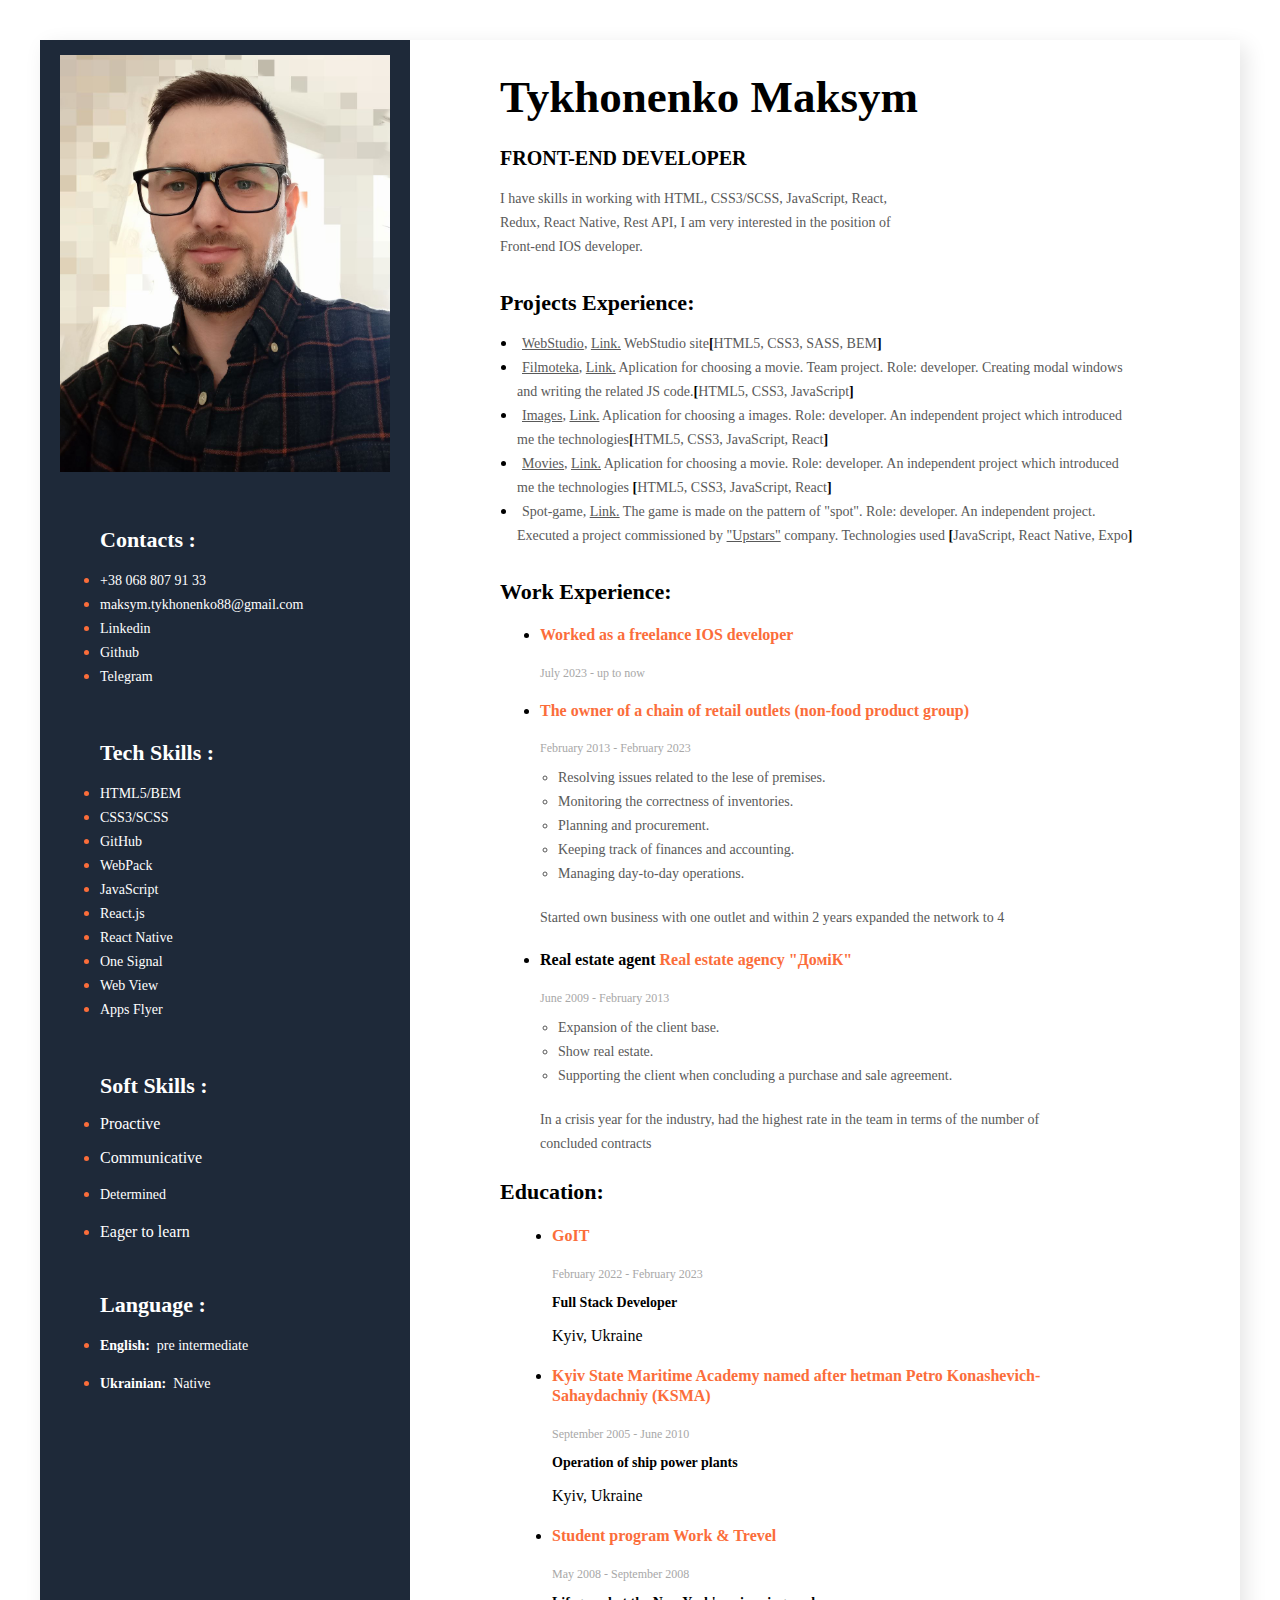
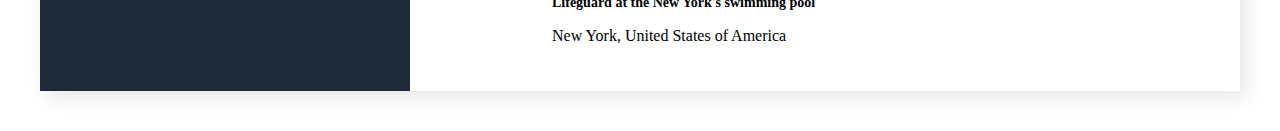
<file: index.html>
<!DOCTYPE html>
<html lang="ru">
<head>
    <meta charset="UTF-8">
    <meta http-equiv="X-UA-Compatible" content="IE=edge">
    <meta name="viewport" content="width=device-width, initial-scale=1.0">
    <title>Resume</title>
    <link rel="stylesheet" href="./css/styles.css" />
    <link rel="preconnect" href="https://fonts.googleapis.com">
    <link rel="preconnect" href="https://fonts.gstatic.com" crossorigin>
    <link href="https://fonts.googleapis.com/css2?family=Raleway:wght@700&family=Roboto:wght@400;500;700;900&display=swap"
          rel="stylesheet">
</head>
<body>
    <!--Main section-->
    <div class="container">
        <!--Main content section-->
        <div class="content-section">
            <!--About me section-->
            <div class="about-me-section">
                <h1 class="about-me-name">Tykhonenko Maksym</h1>
                <h2 class="about-me-profession">FRONT-END DEVELOPER</h2>
                <p class="about-me-description">
                    I have skills in working with HTML, CSS3/SCSS, JavaScript, React, Redux, React Native, Rest API, I am very interested in
                    the position of Front-end IOS developer.</p>
            </div>
            <!--My Projects section-->
            <div class="my-projects-section">
                <h3 class="main-content-title">Projects Experience:</h3>
                <ul class="my-projects-list">
                    <li class="my-projects-item">
                        <span class="my-projects-text">
                            <a href="https://maksym-tykhonenko.github.io/goit-markup-hw-08/index.html" class="my-projects-link">WebStudio</a>,
                            <a href="https://github.com/Maksym-Tykhonenko/goit-markup-hw-08" class="my-projects-link">Link.</a>
                            WebStudio site<span class="my-projects-brakcet">[</span>HTML5, CSS3, SASS, BEM<span
                                class="my-projects-brakcet">]</span>
                        </span>
                    </li>

                    <li class="my-projects-item">
                        <span class="my-projects-text">
                            <a href="https://maksym-tykhonenko.github.io/goit-js-project-team-10/" class="my-projects-link">Filmoteka</a>,
                            <a href="https://github.com/Maksym-Tykhonenko/goit-js-project-team-10" class="my-projects-link">Link.</a>
                            Aplication for choosing a movie. Team project. Role: developer. Creating modal windows<br/>
                             and writing the related JS code.<span class="my-projects-brakcet">[</span>HTML5, CSS3, JavaScript<span
                                class="my-projects-brakcet">]</span>
                        </span>
                    </li>

                    <li class="my-projects-item">
                        <span class="my-projects-text">
                            <a href="https://maksym-tykhonenko.github.io/goit-react-hw-04-images/" class="my-projects-link">Images</a>,
                            <a href="https://github.com/Maksym-Tykhonenko/goit-react-hw-04-images" class="my-projects-link">Link.</a>
                            Aplication for choosing a images. Role: developer. An independent project which introduced<br /> me the technologies<span class="my-projects-brakcet">[</span>HTML5, CSS3, JavaScript, React<span
                                class="my-projects-brakcet">]</span>
                        </span>
                    </li>

                    <li class="my-projects-item">
                        <span class="my-projects-text">
                            <a href="https://maksym-tykhonenko.github.io/goit-react-hw-05-movies" class="my-projects-link">Movies</a>,
                            <a href="https://github.com/Maksym-Tykhonenko/goit-react-hw-05-movies" class="my-projects-link">Link.</a>
                            Aplication for choosing a movie. Role: developer. An independent project which introduced<br/>  me the technologies <span class="my-projects-brakcet">[</span>HTML5, CSS3, JavaScript, React<span class="my-projects-brakcet">]</span>
                        </span>
                    </li>
                    
                    <li class="my-projects-item">
                        <span class="my-projects-text">
                            <a class="my-projects-link">Spot-game</a>,
                            <a href="https://github.com/Maksym-Tykhonenko/spot-game" class="my-projects-link">Link.</a>
                            The game is made on the pattern of "spot". Role: developer. An independent project. Executed a project commissioned by
                            <a  class="my-projects-link" href="https://www.upstars.com/">"Upstars"</a> company. Technologies used <span class="my-projects-brakcet">[</span>JavaScript, React Native, Expo<span
                                class="my-projects-brakcet">]</span>
                        </span>
                    </li>

                </ul>
            </div>
            <!--My Work Experience section-->
            <h3 class="main-content-title">Work Experience:</h3>
            <ul class="my-work-experience-section">
                <!--My company 0-->
                <li class="my-work-experience-block">
                    <h4 class="my-work-experiece-position"><span class="my-work-experience-company">Worked as a freelance IOS developer</span></h4>
                    <p class="my-work-experience-time">July 2023 - up to now </p>
                    
                </li>
                <!--My company 1-->
                <li class="my-work-experience-block">
                    <h4 class="my-work-experiece-position"><span class="my-work-experience-company">The owner of a chain of retail outlets (non-food product group)</span></h4>
                    <p class="my-work-experience-time">February 2013 - February 2023 </p>
                    <ul class="my-work-experience-duties">
                        <li class="my-work-experience-duty">Resolving issues related to the lese of premises.</li>
                        <li class="my-work-experience-duty">Monitoring the correctness of inventories.</li>
                        <li class="my-work-experience-duty">Planning and procurement.</li>
                        <li class="my-work-experience-duty">Keeping track of finances and accounting.</li>
                        <li class="my-work-experience-duty">Managing day-to-day operations.</li>
                    </ul>
                    <p class="my-work-experience-achievement">Started own business with one outlet and within 2 years expanded
                        the network to 4</p>
                </li>
                <!--My company 2-->
                <li class="my-work-experience-block">
                    <h4 class="my-work-experience-position">Real estate agent
                        <span class="my-work-experience-company">
                            Real estate agency "ДоміК" </span></h4>
                    <p class="my-work-experience-time"> June 2009 - February 2013</p>
                    <ul class="my-work-experience-duties">
                        <li class="my-work-experience-duty">Expansion of the client base.</li>
                        <li class="my-work-experience-duty">Show real estate.</li>
                        <li class="my-work-experience-duty">Supporting the client when concluding a purchase and sale agreement.</li>
                    </ul>
                    <p class="my-work-experience-achievement">In a crisis year for the industry, had the highest rate in the team in terms of the number of<br/> concluded contracts</p>
                </li>
            </ul>

            <!--My Education section-->
            <h3 class="main-content-title"> Education: </h3>
            <ul>
                <li class="my-education-section">
                    <h4 class="my-education-university"> GoIT </h4>
                    <p class="my-work-experience-time"> February 2022 - February 2023</p>
                    <h2 class="my-education-professional"> Full Stack Developer
                       <!-- -->
                    </h2>
                    <p>Kyiv, Ukraine</p>
                </li>
                <li class="my-education-section">
                    <h4 class="my-education-university">Kyiv State Maritime Academy named after hetman
                        Petro Konashevich-
                        Sahaydachniy (KSMA)</h4>
                    <p class="my-work-experience-time"> September 2005 - June 2010 </p>
                    <h2 class="my-education-professional"> Operation of ship power plants </h2>
                    <p>Kyiv, Ukraine</p>
                </li>
                <li class="my-education-section">
                    <h4 class="my-education-university"> Student program Work & Trevel</h4>
                    <p class="my-work-experience-time"> May 2008 - September 2008</p>
                    <h2 class="my-education-professional">Lifeguard at the New York's swimming pool</h2>
                    <p>New York, United States of America</p>
                </li>
            </ul>
        </div>
        <!--Sidebar section-->
        <aside class="sidebar-section">
            <img width="330" class="img-container" src="./images/photo_5382162521395413959_y.jpg" alt="My photo" 123="">
            <!--Contact section-->
            <div class="my-tech-skills-section">
                <h3 class="sidebar-title">Contacts :</h3>
                <ul class="tech-skills-list">
                    <li class="tech-skills-item">
                        <span class="tech-skills-item-text">
                            <a class="link" 
                                href="tel:+380688079133">+38 068 807 91 33</a>
                        </span>
                    </li>
                    <li class="tech-skills-item">
                        <span class="tech-skills-item-text">
                            <a class="link" href="mailto:maksym.tykhonenko88@gmail.com">maksym.tykhonenko88@gmail.com</a>
                        </span>
                    </li>
                    <li class="tech-skills-item">
                        <span class="tech-skills-item-text">
                            <a class="link" 
                                href="https://www.linkedin.com/in/maksym-tykhonenko-99ab3b257/">Linkedin</a>
                        </span>
                    </li>
                    
                    <li class="tech-skills-item">
                        <span class="tech-skills-item-text">
                            <a class="link" href="https://github.com/Maksym-Tykhonenko">Github</a>
                        </span>
                    </li>
                    <li class="tech-skills-item">
                        <span class="tech-skills-item-text">
                            <a class="link" href="https://t.me/tykhonenko_maksym88">Telegram</a>
                        </span>
                    </li>
                </ul>
            </div>
            <!--Tech Skills section-->
            <div class="my-tech-skills-section">
                <h3 class="sidebar-title">Tech Skills :</h3>
                <ul class="tech-skills-list">
                    <li class="tech-skills-item">
                        <span class="tech-skills-item-text">
                            <a class="link" href="https://ru.bem.info/">HTML5/BEM</a>
                            <!--!!!-->
                        </span>
                    </li>
                    <li class="tech-skills-item">
                        <span class="tech-skills-item-text">
                            <a class="link" href="https://sass-scss.ru/guide/">CSS3/SCSS</a>
                            <!--!!!-->
                        </span>
                    </li>
                    <li class="tech-skills-item">
                        <span class="tech-skills-item-text">
                            <a class="link" href="https://github.com/">GitHub</a>
                            <!--!!!-->
                        </span>
                    </li>
                    <li class="tech-skills-item">
                        <span class="tech-skills-item-text">
                            <a class="link" href="https://webpack.js.org/">WebPack</a>
                            <!--!!!-->
                        </span>
                    </li>
                    <li class="tech-skills-item">
                        <span class="tech-skills-item-text">
                            <a class="link" href="https://developer.mozilla.org/ru/docs/Web/JavaScript">JavaScript</a>
                            <!--!!!-->
                        </span>
                    </li>
                    <li class="tech-skills-item">
                        <span class="tech-skills-item-text">
                            <a class="link" href="https://reactjs.org/">React.js</a>
                            <!--!!!-->
                        </span>
                    </li>
                    <li class="tech-skills-item">
                        <span class="tech-skills-item-text">
                            <a class="link" href="https://reactjs.org/">React Native</a>
                            <!--!!!-->
                        </span>
                    </li>
                    <li class="tech-skills-item">
                        <span class="tech-skills-item-text">
                            <a class="link" href="https://reactjs.org/">One Signal</a>
                            <!--!!!-->
                        </span>
                    </li>
                    <li class="tech-skills-item">
                        <span class="tech-skills-item-text">
                            <a class="link" href="https://reactjs.org/">Web View</a>
                            <!--!!!-->
                        </span>
                    </li>
                    <li class="tech-skills-item">
                        <span class="tech-skills-item-text">
                            <a class="link" href="https://reactjs.org/">Apps Flyer</a>
                            <!--!!!-->
                        </span>
                    </li>
                </ul>
            </div>
            <!--Soft Skills section-->
            <div class="my-soft-skills-section">
                <h3 class="sidebar-title">Soft Skills :</h3>
                <ul class="soft-skills-list">
                    <li class="soft-skills-item">
                            <p class="link">Proactive</p>
                    </li>
                    <li class="soft-skills-item">
                            <p class="link">Communicative</p>
                    </li>
                    <li class="soft-skills-item">
                        <span class="soft-skills-item-text">
                            <p class="link">Determined</p>
                        </span>
                    </li>
                    <li class="soft-skills-item">
                            <p class="link">Eager to learn</p>
                    </li>
                    
                </ul>
            </div>
            <!--Language section-->
            <div class="my-soft-skills-section">
                <h3 class="sidebar-title">Language :</h3>
                <ul class="soft-skills-list">
                    <li class="soft-skills-item">
                        <span class="soft-skills-item-text">
                            <p class="language" href="">
                                <span class="contacts-section-type">English:</span>pre intermediate</p>
                        </span>
                    </li>
                    <li class="soft-skills-item">
                        <span class="soft-skills-item-text">
                            <p class="language" href="">
                                <span class="contacts-section-type">Ukrainian:</span>Native</p>
                        </span>
                    </li>
                    <!--<li class="soft-skills-item">
                        <span class="soft-skills-item-text">
                            <p class="language" href="">
                                <span class="contacts-section-type">Russian:</span>Native</p>
                        </span>
                    </li> -->
                    
                </ul>
            </div>
        </aside>
    </div>
</body>
</html>
</file>
<file: css/styles.css>
:root {
  --background-content: #FFFFFF;
  --background-sidebar: #1E2939;


  --main-text-color: #595959;
  --first-text-color: #000000;
  --second-text-color: #A8A8A8;
  --accent-text-color: #FB6D3A;
}

.container {
  margin: 40px;
  display: flex;
  flex-direction: row-reverse;
  width: 1200px;
  background-color: var(--background-content);
  margin: 40px auto;
  box-shadow: 6px 6px 20px rgb(0 0 0 / 10%);
}

.content-section {
  font-family: 'Montserrat';
  padding: 30px 90px;
}



/* about me section */

.about-me-section {
  margin-bottom: 30px;
}

.about-me-profession {
  font-weight: bold;
  font-size: 20px;
  line-height: 17px;
  color: var(--first-text-color);
  margin-bottom: 20px;
}

.about-me-name {
  font-weight: bold;
  font-size: 45px;
  line-height: 55px;
  color: var(--first-text-color);
  margin-bottom: 25px;
  margin-top: 0;
}

.about-me-description {
  width: 400px;
  font-weight: normal;
  font-size: 14px;
  line-height: 24px;
  color: var(--main-text-color);
}



/* my projects section */

.my-projects-section {
  margin-bottom: 30px;
}

.main-content-title {
  font-weight: bold;
  font-size: 22px;
  line-height: 27px;
  color: var(--first-text-color);
  margin-bottom: 10px;
}

.my-projects-list {
  padding: 0 0 0 17px;
}

.my-projects-item {
  color: var(--first-text-color);
  font-weight: 700;
}

.my-projects-text {
  font-weight: normal;
  font-size: 14px;
  line-height: 24px;
  color: var(--main-text-color);
  margin-left: 5px;
}

.my-projects-link {
  font-weight: normal;
  font-size: 14px;
  line-height: 24px;
  color: var(--main-text-color);
  
}

.my-projects-link:hover {
  color: var(--accent-text-color)
}

.my-projects-brakcet {
  font-weight: bold;
  font-size: 14px;
  line-height: 24px;
  color: var(--first-text-color);
}

.link {
  text-decoration: none;
  color: var(--background-content);
}

.link:hover {
  color: var(--accent-text-color)
}



/* my work experience */

.my-work-experience-block {
  margin: 0 15px 0 0;
}

.my-work-experience-company {
  color: var(--accent-text-color);
}

.my-work-experience-time {
  font-weight: normal;
  font-size: 12px;
  line-height: 15px;
  color: var(--second-text-color);
  margin: 0 0 10px 0;
}

.my-work-experience-devider {
  color: var(--first-text-color);
}

.my-work-experience-duties {
  padding: 0 0 0 18px;
  margin-bottom: 20px;
}

.my-work-experience-duty {
  font-weight: normal;
  font-size: 14px;
  line-height: 24px;
  color: var(--main-text-color);
}

.my-work-experience-achievement {
  font-weight: normal;
  font-size: 14px;
  line-height: 24px;
  color: var(--main-text-color);
}



/* my education section */

.my-education-section {
  margin: 0 12px 0 12px;
}

.my-education-university {
  font-weight: bold;
  font-size: 16px;
  line-height: 20px;
  color: var(--accent-text-color);
}

.my-education-professional {
  font-weight: bold;
  font-size: 14px;
  line-height: 17px;
  color: var(--first-text-color);
  padding: 0 12px 0 0;
}



/* sidebar section */

.sidebar-section {
  background-color: var(--background-sidebar);
  width: 370px;
  padding: 15px 20px 0px 20px;
}

.my-contact-section {
  margin: 50px 0px 0px 30px;
}

.contacts-section-type {
  font-weight: bold;
  font-size: 14px;
  line-height: 24px;
  color: var(--background-content);
  margin-right: 7px;
}

.contacts-section-link {
  color: var(--second-text-color);
  font-weight: normal;
  font-size: 14px;
  line-height: 24px;
}


.contacts-section-link:hover,
.contacts-section-link:focus {
  color: var(--accent-text-color)
}

.my-tech-skills-section {
  margin: 50px 0px 0px 40px;
}

.sidebar-title {
  font-weight: bold;
  font-size: 22px;
  line-height: 27px;
  color: var(--background-content);
  margin-bottom: 10px;
}

.tech-skills-list {
  padding: 0 0 0 0px;
}

.tech-skills-item {
  color: var(--accent-text-color);
}

.tech-skills-item-text {
  font-weight: normal;
  font-size: 14px;
  line-height: 24px;
  color: var(--background-content);
}

.my-soft-skills-section {
  margin: 50px 0px 0px 40px;
}

.soft-skills-list {
  padding: 0 0 0 0px;
}

.soft-skills-item {
  color: var(--accent-text-color);
  cursor: pointer;
}

.soft-skills-item-text {
  font-weight: normal;
  font-size: 14px;
  line-height: 24px;
  color: var(--background-content);
}

.language {
  text-decoration: none;
  color: var(--background-content);
  cursor: pointer;
}

.language:hover {
  color: var(--accent-text-color)
}
</file>
